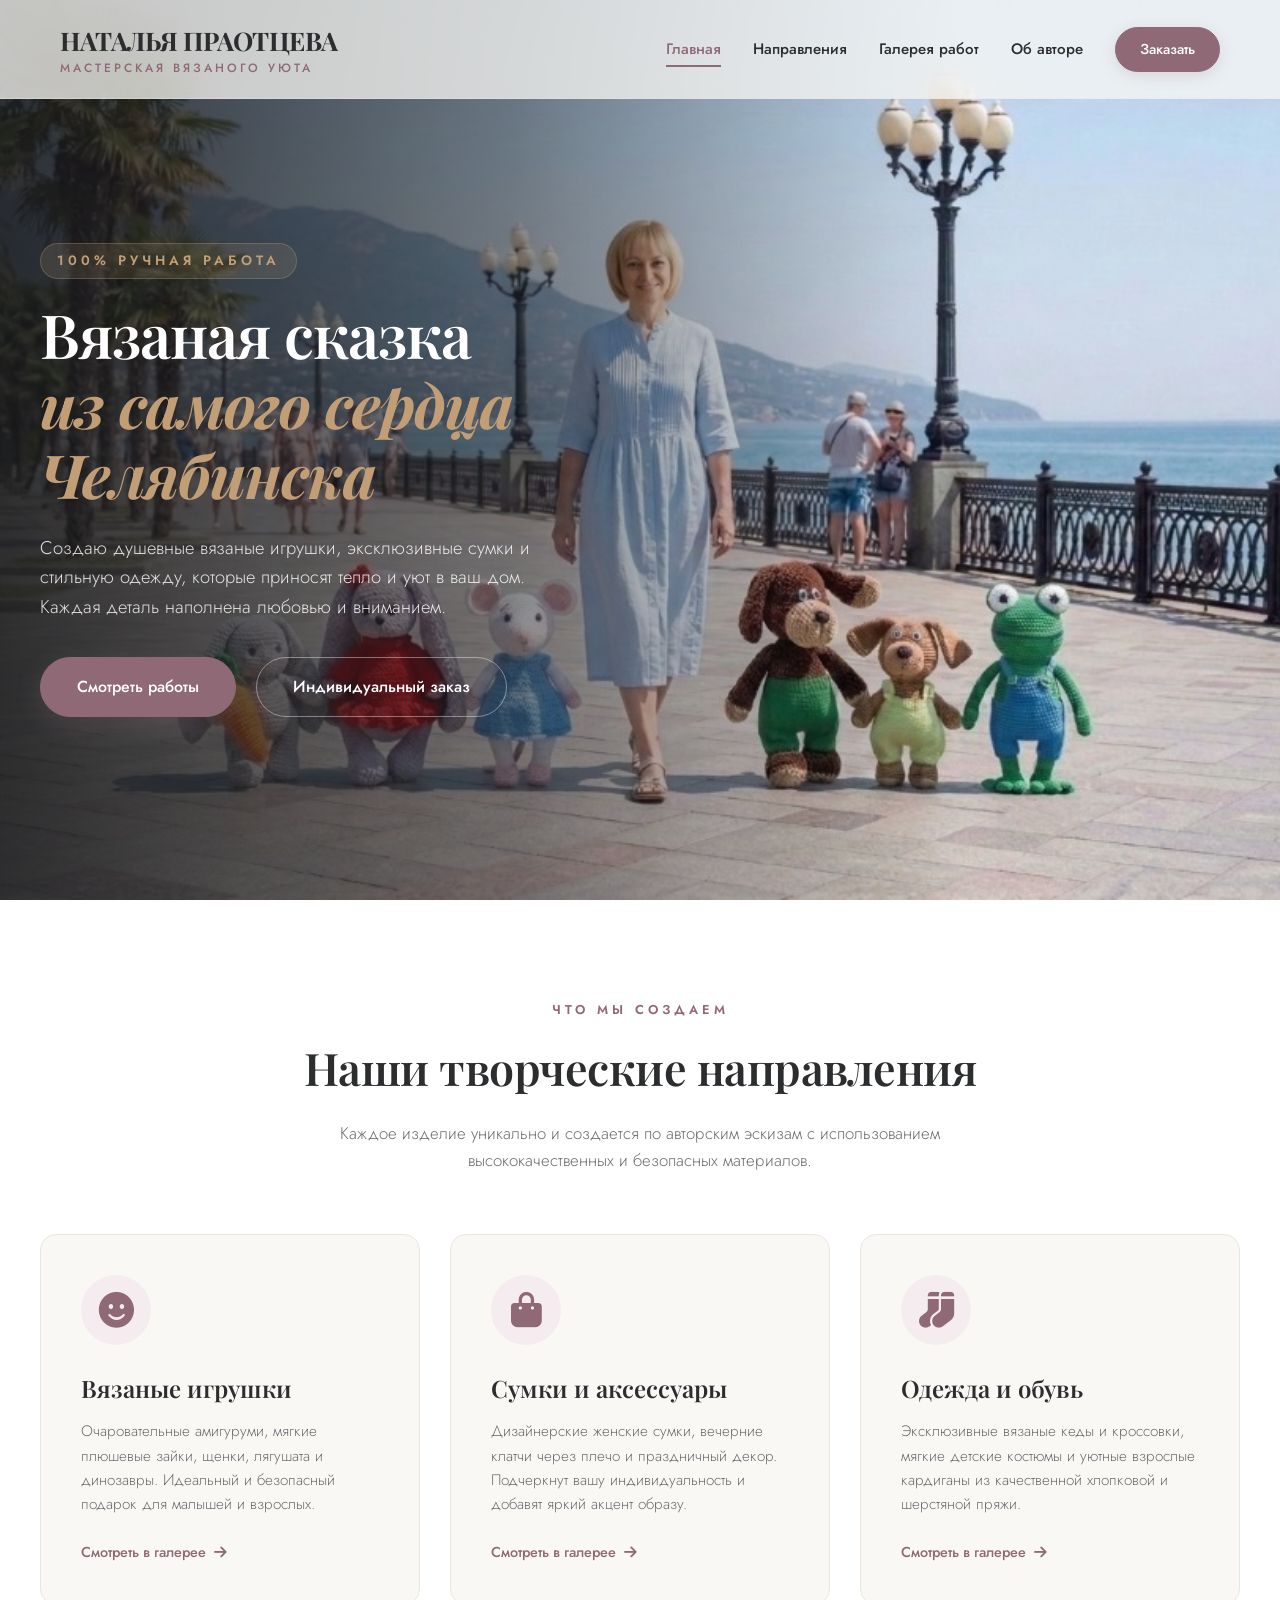
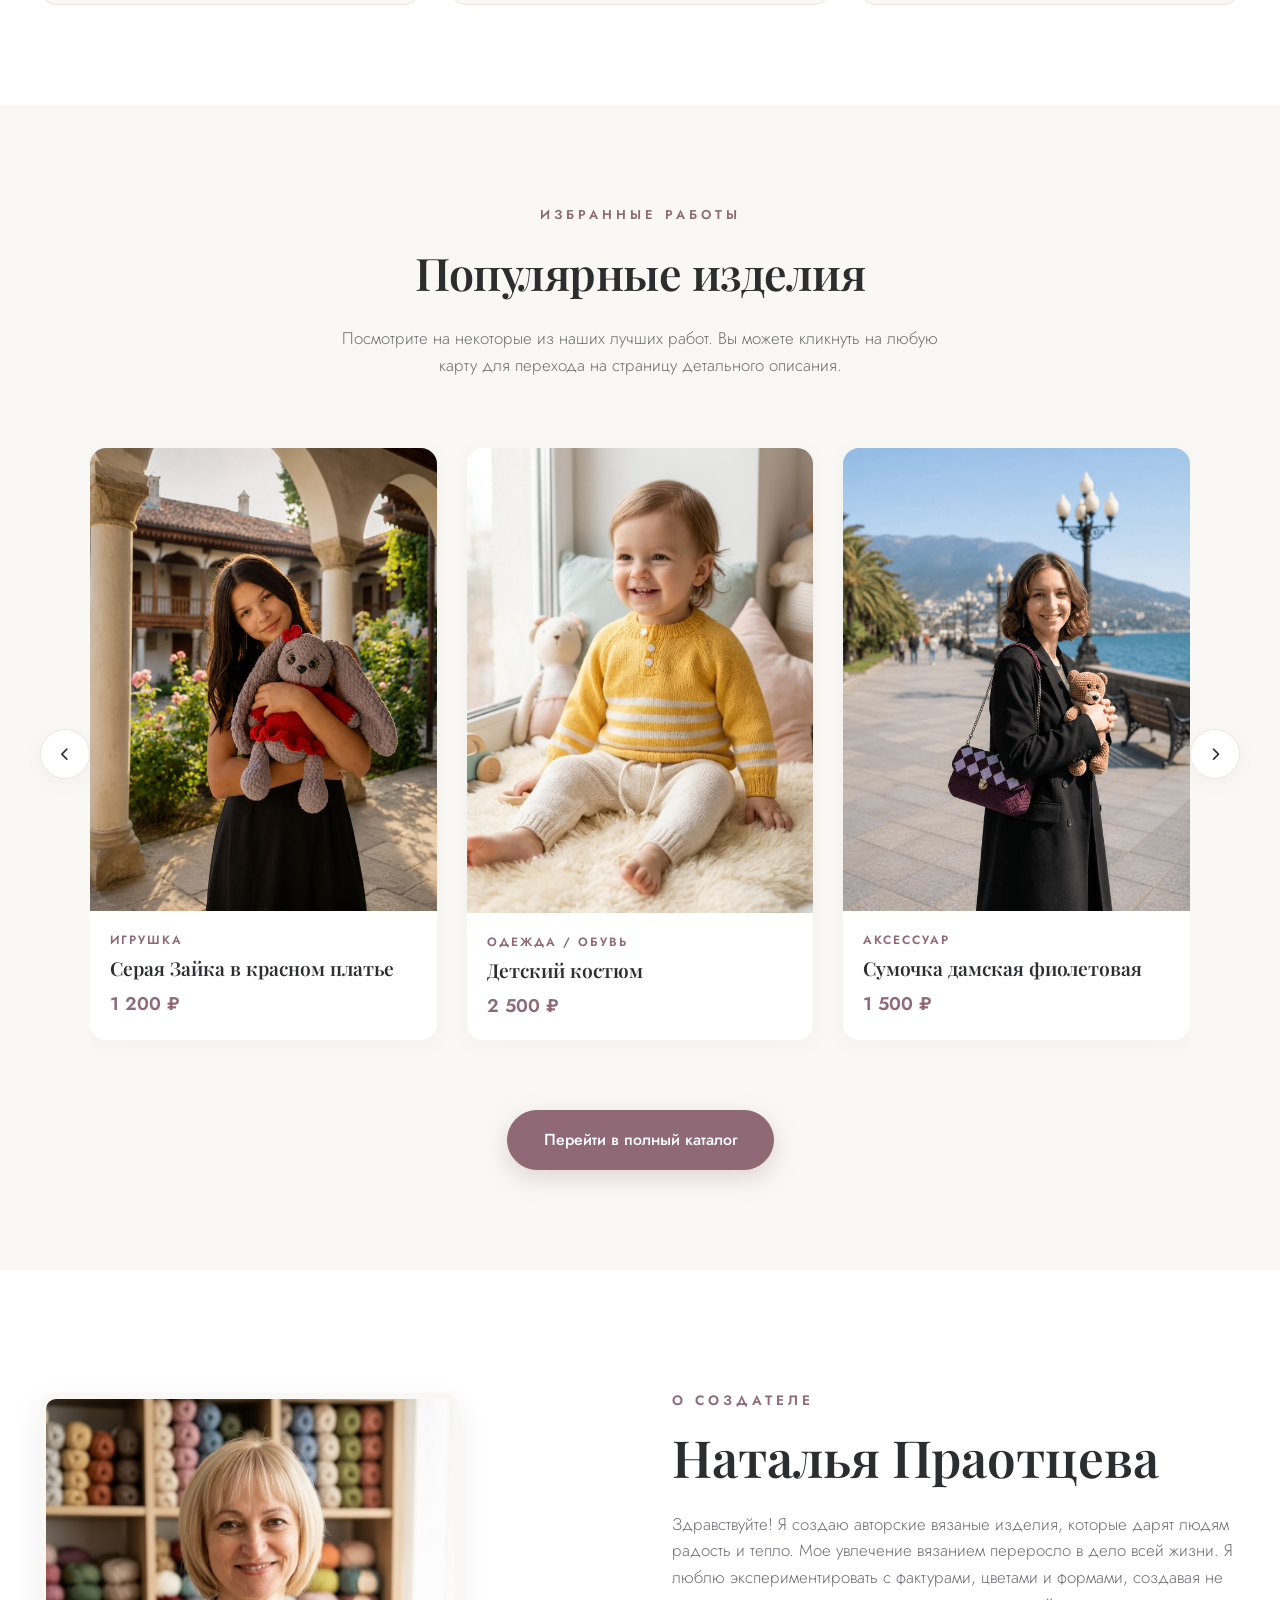
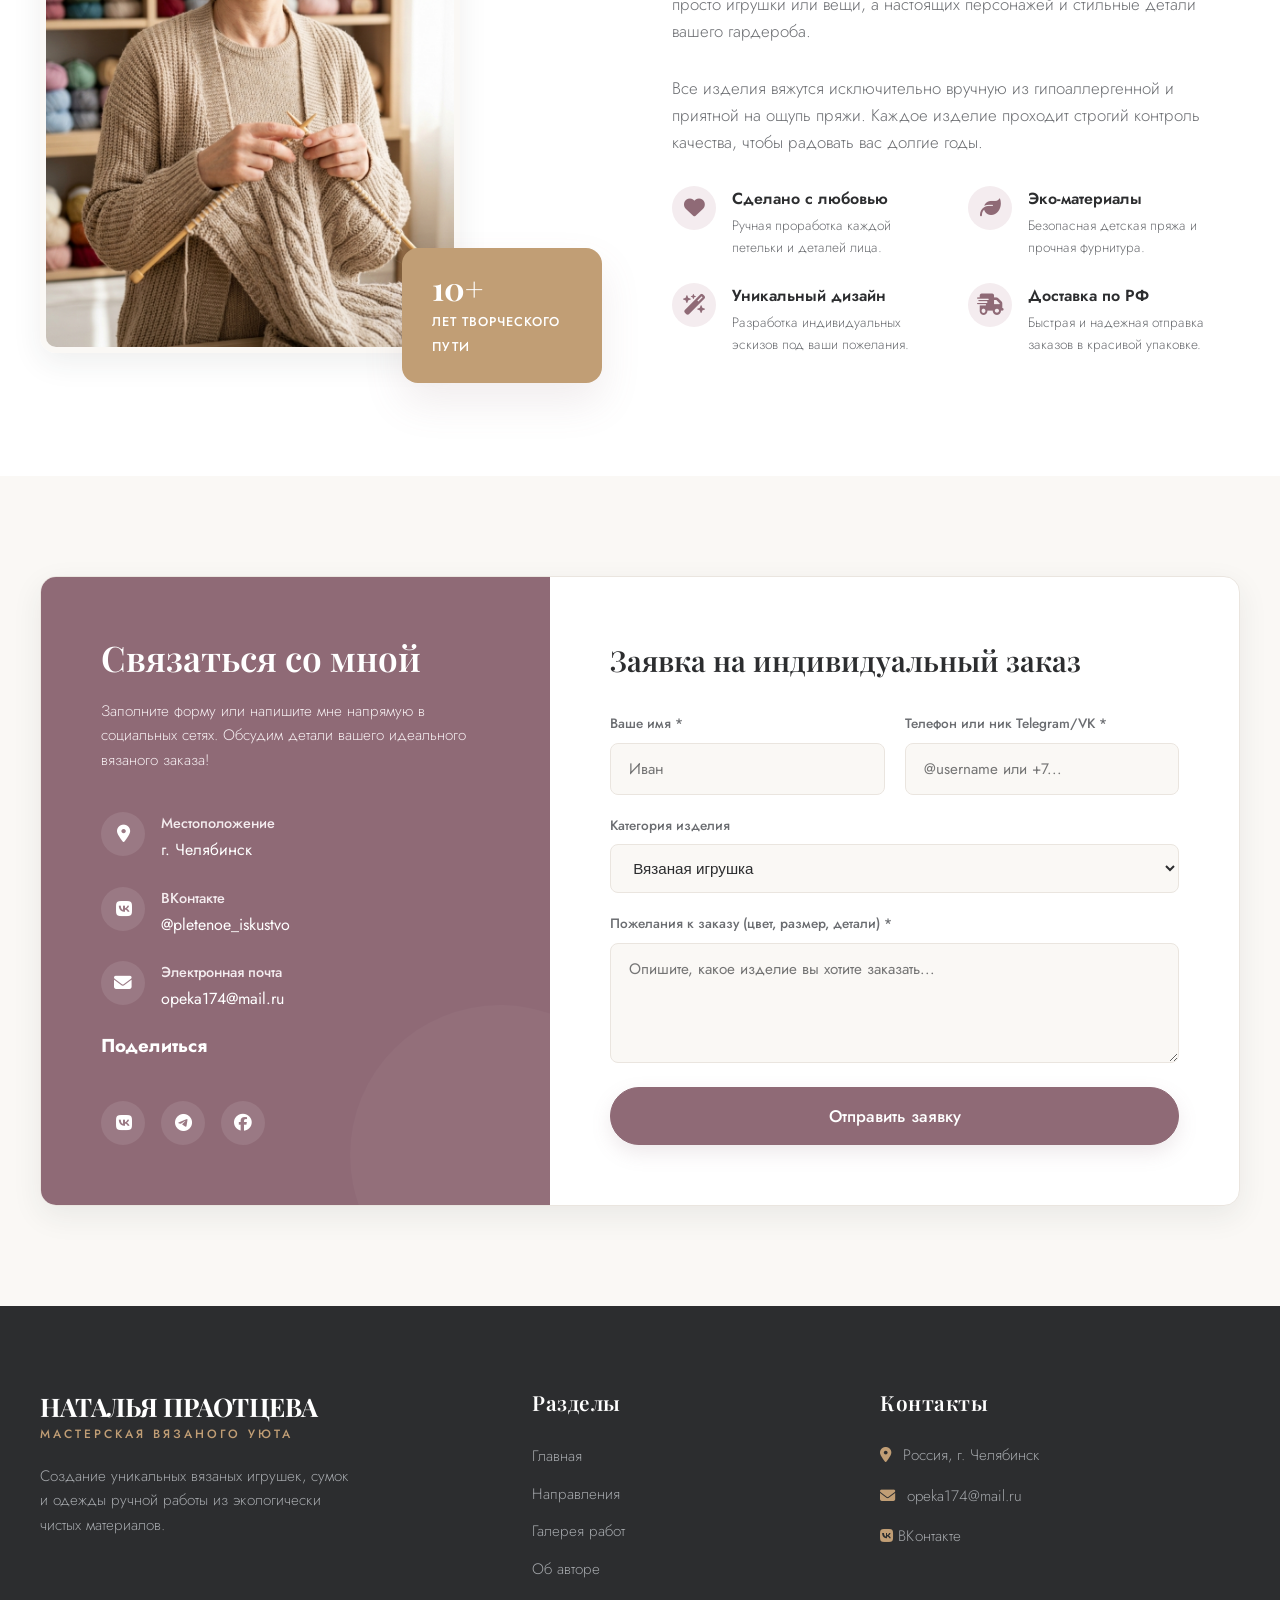
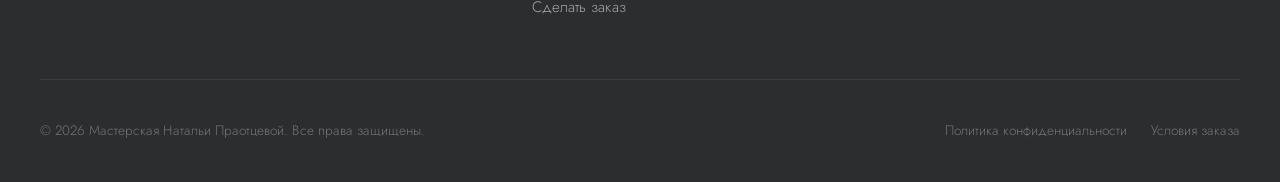
<file: index.html>
<!doctype html>
<html lang="ru">
  <head>
    <meta charset="UTF-8" />
    <meta name="viewport" content="width=device-width, initial-scale=1.0" />

    <!-- SEO Meta Tags -->
    <title>
      Вязаная сказка Натальи Праотцевой | Авторские игрушки и аксессуары ручной
      работы
    </title>
    <meta
      name="description"
      content="Уникальные вязаные игрушки амигуруми, стильные женские сумочки, дизайнерская обувь и одежда ручной работы от мастера Натальи Праотцевой. Заказ изделий с доставкой по всей России."
    />
    <meta
      name="keywords"
      content="вязание ручной работы, вязаные игрушки, амигуруми Челябинск, вязаные сумки, Наталья Праотцева, вязаные кроссовки, хендмейд Челябинск"
    />
    <meta name="author" content="Наталья Праотцева" />

    <!-- Open Graph -->
    <meta
      property="og:title"
      content="Вязаная сказка Натальи Праотцевой | Авторские изделия ручной работы"
    />
    <meta
      property="og:description"
      content="Уникальные игрушки, сумки и одежда ручной работы от Натальи Праотцевой. Закажите эксклюзивное изделие ручной вязки."
    />
    <meta
      property="og:image"
      content="assets/img/женщина_и_игрушки_на_набережной_ялты.jpg"
    />
    <meta property="og:type" content="website" />

    <!-- FontAwesome Icons -->
    <link
      rel="stylesheet"
      href="https://cdnjs.cloudflare.com/ajax/libs/font-awesome/6.4.0/css/all.min.css"
    />

    <!-- Main Stylesheet -->
    <link rel="stylesheet" href="assets/css/styles.css" />

    <!-- Netlify Identity Widget -->
    <script src="https://identity.netlify.com/v1/netlify-identity-widget.js"></script>
  </head>
  <body>
    <!-- Header & Navigation -->
    <header>
      <div class="nav-container">
        <a href="#" class="logo" id="siteLogo">
          НАТАЛЬЯ ПРАОТЦЕВА
          <span>Мастерская вязаного уюта</span>
        </a>

        <div class="menu-toggle" id="menuToggle">
          <span></span>
          <span></span>
          <span></span>
        </div>

        <nav class="nav-links" id="navLinks">
          <a href="#" class="active">Главная</a>
          <a href="#categories">Направления</a>
          <a href="gallery.html">Галерея работ</a>
          <a href="#about">Об авторе</a>
          <a href="#contact" class="btn-contact">Заказать</a>
        </nav>
      </div>
    </header>

    <!-- Hero Section -->
    <section class="hero" id="home">
      <div class="hero-container">
        <div class="hero-content">
          <span class="hero-tagline">100% Ручная работа</span>
          <h1 class="hero-title">
            Вязаная сказка<br /><span>из самого сердца Челябинска</span>
          </h1>
          <p class="hero-description">
            Создаю душевные вязаные игрушки, эксклюзивные сумки и стильную
            одежду, которые приносят тепло и уют в ваш дом. Каждая деталь
            наполнена любовью и вниманием.
          </p>
          <div class="hero-actions">
            <a href="#portfolio" class="btn-primary">Смотреть работы</a>
            <a href="#contact" class="btn-secondary">Индивидуальный заказ</a>
          </div>
        </div>
      </div>
    </section>

    <!-- Categories Section -->
    <section class="categories" id="categories">
      <div class="section-container">
        <div class="section-header">
          <span class="section-subtitle">Что мы создаем</span>
          <h2 class="section-title">Наши творческие направления</h2>
          <p class="section-desc">
            Каждое изделие уникально и создается по авторским эскизам с
            использованием высококачественных и безопасных материалов.
          </p>
        </div>

        <div class="categories-grid">
          <!-- Category Card 1 -->
          <div class="category-card">
            <div>
              <div class="category-icon">
                <i class="fa-solid fa-face-smile"></i>
              </div>
              <h3 class="category-title">Вязаные игрушки</h3>
              <p class="category-desc">
                Очаровательные амигуруми, мягкие плюшевые зайки, щенки, лягушата
                и динозавры. Идеальный и безопасный подарок для малышей и
                взрослых.
              </p>
            </div>
            <a href="#portfolio" class="category-link"
              >Смотреть в галерее <i class="fa-solid fa-arrow-right"></i
            ></a>
          </div>

          <!-- Category Card 2 -->
          <div class="category-card">
            <div>
              <div class="category-icon">
                <i class="fa-solid fa-bag-shopping"></i>
              </div>
              <h3 class="category-title">Сумки и аксессуары</h3>
              <p class="category-desc">
                Дизайнерские женские сумки, вечерние клатчи через плечо и
                праздничный декор. Подчеркнут вашу индивидуальность и добавят
                яркий акцент образу.
              </p>
            </div>
            <a href="gallery.html" class="category-link"
              >Смотреть в галерее <i class="fa-solid fa-arrow-right"></i
            ></a>
          </div>

          <!-- Category Card 3 -->
          <div class="category-card">
            <div>
              <div class="category-icon">
                <i class="fa-solid fa-socks"></i>
              </div>
              <h3 class="category-title">Одежда и обувь</h3>
              <p class="category-desc">
                Эксклюзивные вязаные кеды и кроссовки, мягкие детские костюмы и
                уютные взрослые кардиганы из качественной хлопковой и шерстяной
                пряжи.
              </p>
            </div>
            <a href="gallery.html" class="category-link"
              >Смотреть в галерее <i class="fa-solid fa-arrow-right"></i
            ></a>
          </div>
        </div>
      </div>
    </section>

    <!-- Featured Products Slider Section -->
    <section class="portfolio" id="portfolio">
      <div class="section-container">
        <div class="section-header">
          <span class="section-subtitle">Избранные работы</span>
          <h2 class="section-title">Популярные изделия</h2>
          <p class="section-desc">
            Посмотрите на некоторые из наших лучших работ. Вы можете кликнуть на
            любую карту для перехода на страницу детального описания.
          </p>
        </div>

        <!-- Slider/Carousel Container -->
        <div class="slider-wrapper">
          <button
            class="slider-arrow slider-prev"
            id="sliderPrev"
            aria-label="Назад"
          >
            <i class="fa-solid fa-chevron-left"></i>
          </button>
          <div class="slider-container" id="sliderContainer">
            <div class="slider-track" id="sliderTrack">
              <!-- RENDERED DYNAMICALLY VIA JAVASCRIPT -->
            </div>
          </div>
          <button
            class="slider-arrow slider-next"
            id="sliderNext"
            aria-label="Вперед"
          >
            <i class="fa-solid fa-chevron-right"></i>
          </button>
        </div>

        <div style="text-align: center; margin-top: 40px">
          <a href="gallery.html" class="btn-primary"
            >Перейти в полный каталог</a
          >
        </div>
      </div>
    </section>

    <!-- About Section -->
    <section class="about" id="about">
      <div class="section-container">
        <div class="about-container">
          <div class="about-visual">
            <div class="author-photo-wrapper">
              <img
                src="assets/img/natalia_portrait.jpg"
                alt="Наталья Праотцева - мастер художественного вязания"
              />
            </div>
            <div class="about-badge">
              <span class="about-badge-number">10+</span>
              <span class="about-badge-text">Лет творческого пути</span>
            </div>
          </div>

          <div class="about-content">
            <span class="about-subtitle">О создателе</span>
            <h2 class="about-title">Наталья Праотцева</h2>
            <p class="about-text">
              Здравствуйте! Я создаю авторские вязаные изделия, которые дарят
              людям радость и тепло. Мое увлечение вязанием переросло в дело
              всей жизни. Я люблю экспериментировать с фактурами, цветами и
              формами, создавая не просто игрушки или вещи, а настоящих
              персонажей и стильные детали вашего гардероба.
            </p>
            <p class="about-text">
              Все изделия вяжутся исключительно вручную из гипоаллергенной и
              приятной на ощупь пряжи. Каждое изделие проходит строгий контроль
              качества, чтобы радовать вас долгие годы.
            </p>

            <div class="about-features">
              <div class="about-feature-item">
                <div class="about-feature-icon">
                  <i class="fa-solid fa-heart"></i>
                </div>
                <div>
                  <h4 class="about-feature-title">Сделано с любовью</h4>
                  <p class="about-feature-desc">
                    Ручная проработка каждой петельки и деталей лица.
                  </p>
                </div>
              </div>

              <div class="about-feature-item">
                <div class="about-feature-icon">
                  <i class="fa-solid fa-leaf"></i>
                </div>
                <div>
                  <h4 class="about-feature-title">Эко-материалы</h4>
                  <p class="about-feature-desc">
                    Безопасная детская пряжа и прочная фурнитура.
                  </p>
                </div>
              </div>

              <div class="about-feature-item">
                <div class="about-feature-icon">
                  <i class="fa-solid fa-wand-magic-sparkles"></i>
                </div>
                <div>
                  <h4 class="about-feature-title">Уникальный дизайн</h4>
                  <p class="about-feature-desc">
                    Разработка индивидуальных эскизов под ваши пожелания.
                  </p>
                </div>
              </div>

              <div class="about-feature-item">
                <div class="about-feature-icon">
                  <i class="fa-solid fa-truck-fast"></i>
                </div>
                <div>
                  <h4 class="about-feature-title">Доставка по РФ</h4>
                  <p class="about-feature-desc">
                    Быстрая и надежная отправка заказов в красивой упаковке.
                  </p>
                </div>
              </div>
            </div>
          </div>
        </div>
      </div>
    </section>

    <!-- Contact & Order Section -->
    <section class="contact" id="contact">
      <div class="section-container">
        <div class="contact-container">
          <!-- Contact Sidebar Info -->
          <div class="contact-info">
            <div>
              <h2 class="contact-info-title">Связаться со мной</h2>
              <p class="contact-info-desc">
                Заполните форму или напишите мне напрямую в социальных сетях.
                Обсудим детали вашего идеального вязаного заказа!
              </p>

              <div class="contact-details">
                <div class="contact-detail-item">
                  <div class="contact-detail-icon">
                    <i class="fa-solid fa-location-dot"></i>
                  </div>
                  <div class="contact-detail-content">
                    <h4>Местоположение</h4>
                    <p>г. Челябинск</p>
                  </div>
                </div>

                <div class="contact-detail-item">
                  <div class="contact-detail-icon">
                    <i class="fa-brands fa-vk"></i>
                  </div>
                  <div class="contact-detail-content">
                    <h4>ВКонтакте</h4>
                    <p>@pletenoe_iskustvo</p>
                  </div>
                </div>

                <div class="contact-detail-item">
                  <div class="contact-detail-icon">
                    <i class="fa-solid fa-envelope"></i>
                  </div>
                  <div class="contact-detail-content">
                    <h4>Электронная почта</h4>
                    <p>opeka174@mail.ru</p>
                  </div>
                </div>
              </div>
            </div>

            <div>
              <h3>Поделиться</h3>
              <div class="social-links">
                <a
                  href="https://vk.com/share.php?url=https://knitted-nataly.netlify.app"
                  target="_blank"
                  class="social-btn"
                  aria-label="ВКонтакте"
                  ><i class="fa-brands fa-vk"></i
                ></a>
                <a
                  href="https://t.me/share/url?url=https://knitted-nataly.netlify.app"
                  target="_blank"
                  class="social-btn"
                  aria-label="Telegram"
                  ><i class="fa-brands fa-telegram"></i
                ></a>
                <a
                  href="https://www.facebook.com/sharer/sharer.php?u=https://knitted-nataly.netlify.app"
                  target="_blank"
                  class="social-btn"
                  aria-label="Facebook"
                  title="Магазин Вязаного Счастья"
                  ><i class="fa-brands fa-facebook"></i
                ></a>
              </div>
            </div>
          </div>

          <!-- Contact Form Wrapper -->
          <div class="contact-form-wrapper">
            <h3 class="form-title">Заявка на индивидуальный заказ</h3>
            <form
              id="orderForm"
              name="contact-homepage"
              method="POST"
              data-netlify="true"
            >
              <div class="form-grid">
                <div class="form-group">
                  <label for="formName">Ваше имя *</label>
                  <input
                    type="text"
                    id="formName"
                    name="name"
                    class="form-control"
                    placeholder="Иван"
                    required
                  />
                </div>
                <div class="form-group">
                  <label for="formContact">Телефон или ник Telegram/VK *</label>
                  <input
                    type="text"
                    id="formContact"
                    name="contact"
                    class="form-control"
                    placeholder="@username или +7..."
                    required
                  />
                </div>
                <div class="form-group full-width">
                  <label for="formCategory">Категория изделия</label>
                  <select
                    id="formCategory"
                    name="category"
                    class="form-control"
                  >
                    <option value="toys">Вязаная игрушка</option>
                    <option value="accessories">Сумка или аксессуар</option>
                    <option value="clothes_shoes">Одежда или обувь</option>
                    <option value="other">
                      Другое (индивидуальный проект)
                    </option>
                  </select>
                </div>
                <div class="form-group full-width">
                  <label for="formMessage"
                    >Пожелания к заказу (цвет, размер, детали) *</label
                  >
                  <textarea
                    id="formMessage"
                    name="message"
                    class="form-control"
                    placeholder="Опишите, какое изделие вы хотите заказать..."
                    required
                  ></textarea>
                </div>
              </div>

              <button type="submit" class="btn-submit">Отправить заявку</button>
              <div class="form-status" id="formStatus"></div>
            </form>
          </div>
        </div>
      </div>
    </section>

    <!-- Footer -->
    <footer>
      <div class="footer-container">
        <div class="footer-brand">
          <a href="#" class="logo">
            НАТАЛЬЯ ПРАОТЦЕВА
            <span>Мастерская вязаного уюта</span>
          </a>
          <p>
            Создание уникальных вязаных игрушек, сумок и одежды ручной работы из
            экологически чистых материалов.
          </p>
        </div>

        <div class="footer-links">
          <h3>Разделы</h3>
          <ul>
            <li><a href="index.html">Главная</a></li>
            <li><a href="index.html#categories">Направления</a></li>
            <li><a href="gallery.html">Галерея работ</a></li>
            <li><a href="index.html#about">Об авторе</a></li>
            <li><a href="index.html#contact">Сделать заказ</a></li>
          </ul>
        </div>

        <div class="footer-contact">
          <h3>Контакты</h3>
          <p><i class="fa-solid fa-location-dot"></i> Россия, г. Челябинск</p>
          <p><i class="fa-solid fa-envelope"></i> opeka174@mail.ru</p>
          <p>
            <a
              href="https://vk.ru/pletenoe_iskustvo"
              target="_blank"
              rel="nofollow noopener"
            >
              <i class="fa-brands fa-vk"></i> ВКонтакте
            </a>
          </p>
        </div>
      </div>

      <div class="footer-bottom">
        <p>&copy; 2026 Мастерская Натальи Праотцевой. Все права защищены.</p>
        <div class="footer-bottom-links">
          <a href="#">Политика конфиденциальности</a>
          <a href="#">Условия заказа</a>
        </div>
      </div>
    </footer>

    <!-- Main JavaScript File -->
    <script src="assets/js/script.js"></script>

    <!-- Netlify Identity Redirect Script -->
    <script>
      if (window.netlifyIdentity) {
        window.netlifyIdentity.on("init", (user) => {
          if (!user) {
            window.netlifyIdentity.on("login", () => {
              document.location.href = "/admin/";
            });
          }
        });
      }
    </script>
  </body>
</html>
</file>
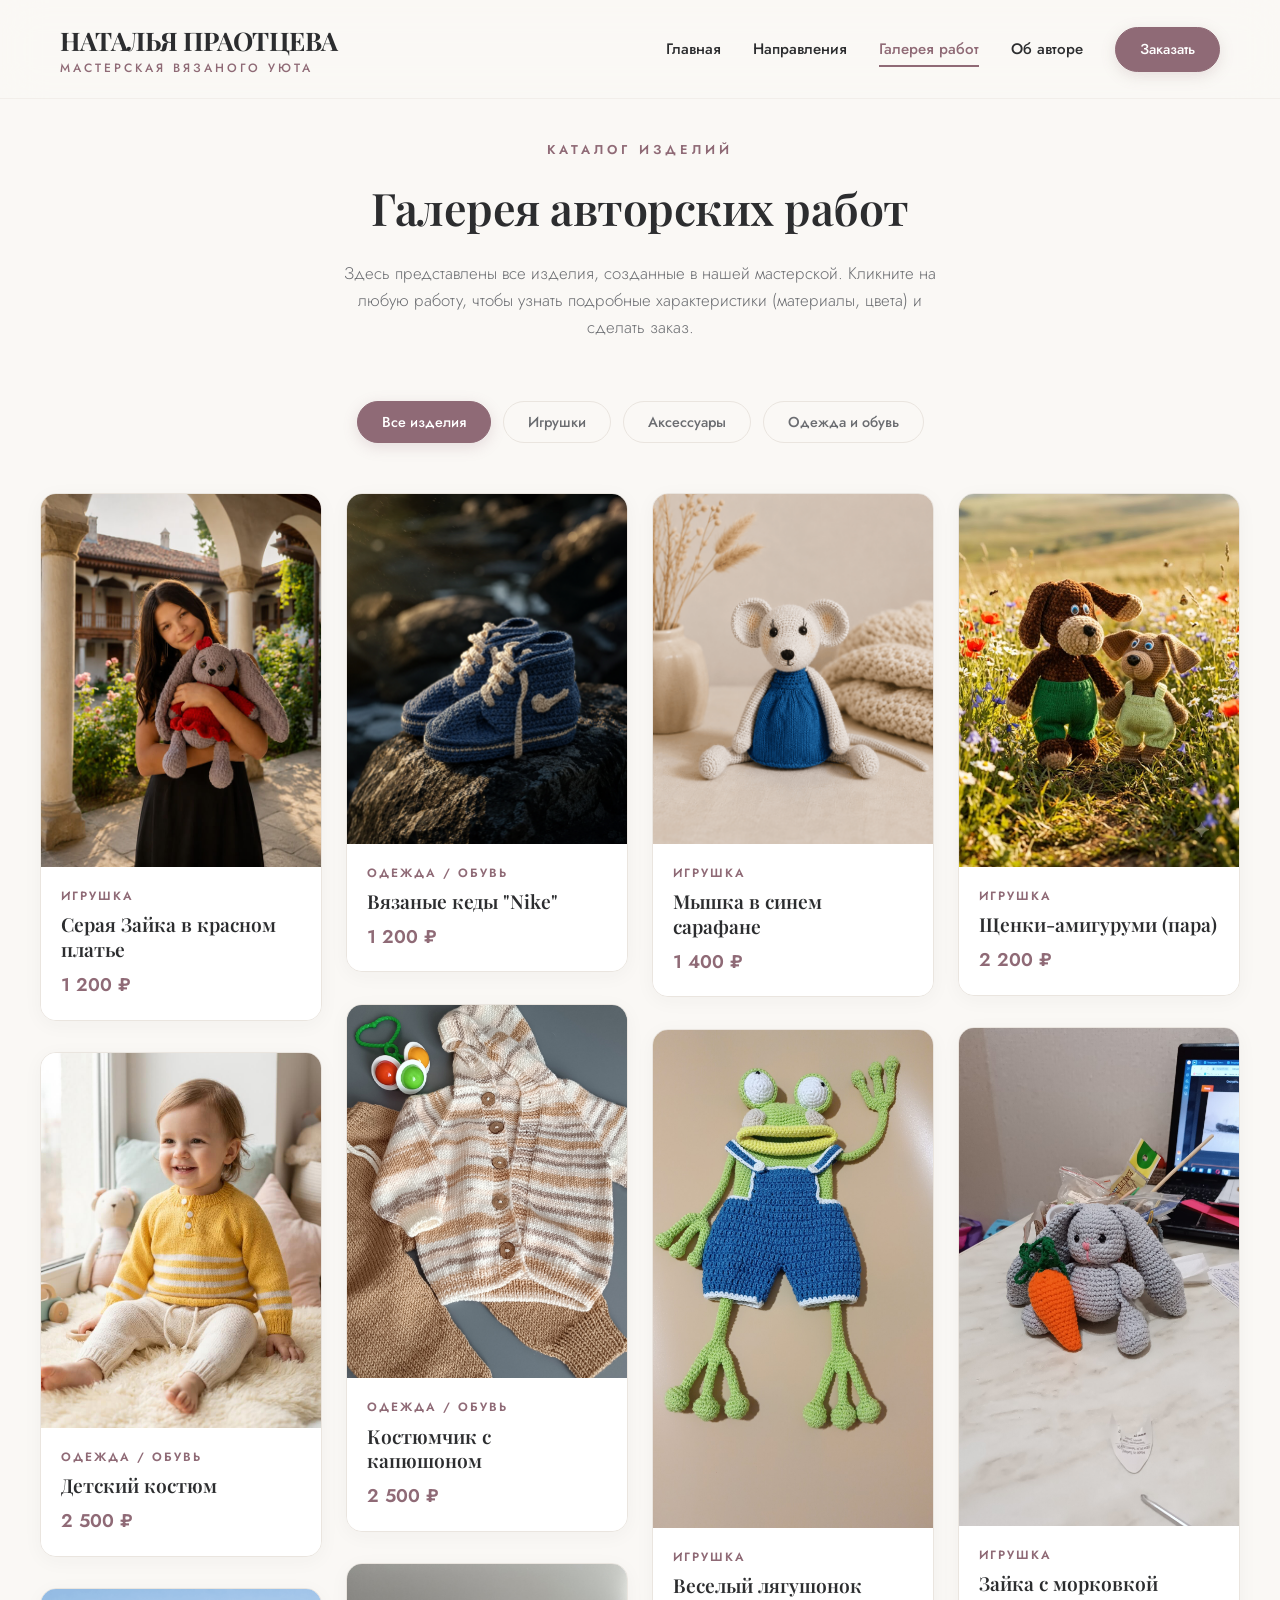
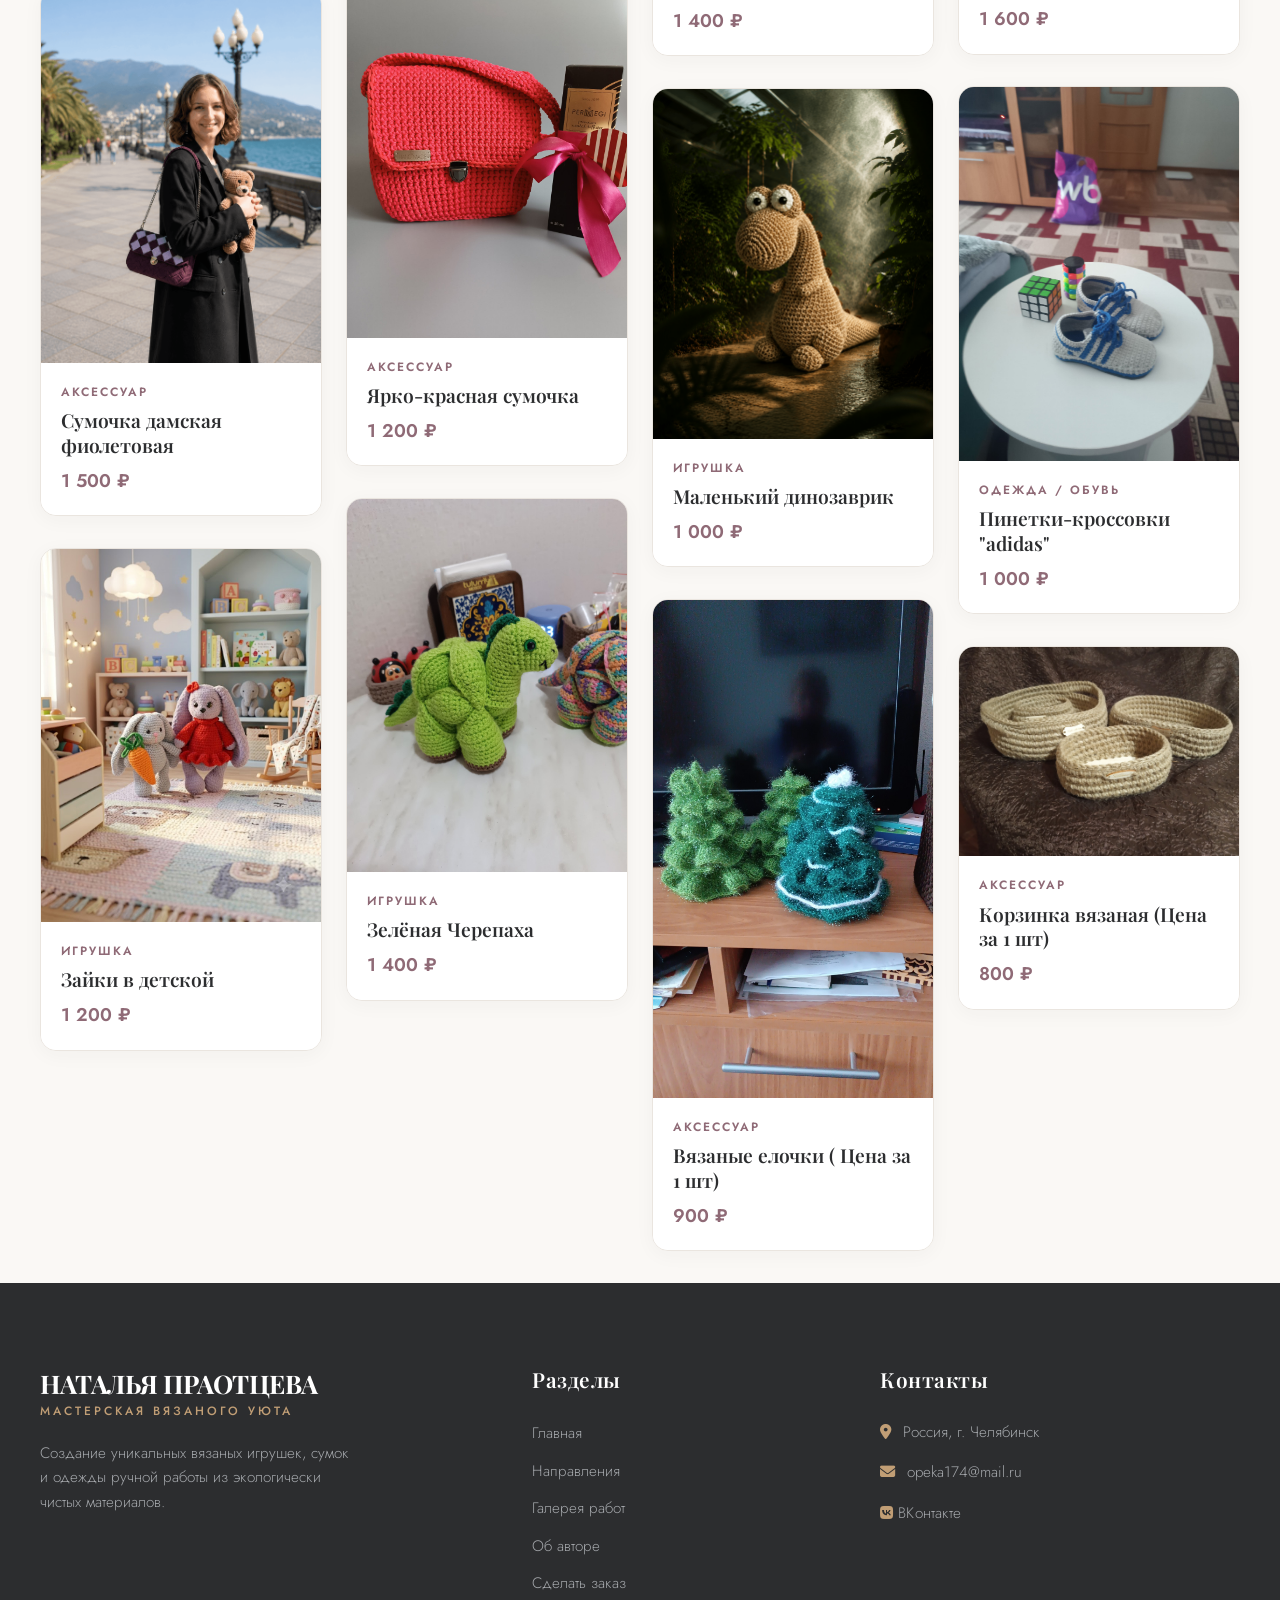
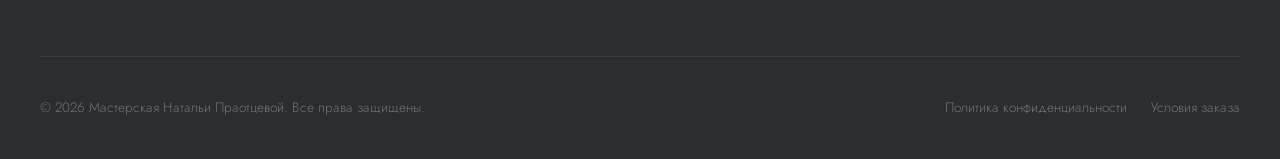
<file: gallery.html>
<!doctype html>
<html lang="ru">
  <head>
    <meta charset="UTF-8" />
    <meta name="viewport" content="width=device-width, initial-scale=1.0" />

    <!-- SEO Meta Tags -->
    <title>
      Галерея работ Натальи Праотцевой | Вязаные игрушки и одежда ручной работы
    </title>
    <meta
      name="description"
      content="Полный каталог вязаных изделий Натальи Праотцевой. Игрушки амигуруми, дизайнерские сумочки и вязаная обувь с ценами и возможностью заказа."
    />
    <meta
      name="keywords"
      content="вязание ручной работы, каталог игрушек, амигуруми Челябинск, вязаные сумки цены, купить вязаную одежду"
    />
    <meta name="author" content="Наталья Праотцева" />

    <!-- Open Graph -->
    <meta
      property="og:title"
      content="Каталог вязаных изделий Натальи Праотцевой | Ручная работа"
    />
    <meta
      property="og:description"
      content="Посмотрите все работы ручной вязки: игрушки, сумки, кардиганы и обувь. Узнайте цены и закажите индивидуальный дизайн."
    />
    <meta
      property="og:image"
      content="assets/img/женщина_и_игрушки_на_набережной_ялты.jpg"
    />
    <meta property="og:type" content="website" />

    <!-- FontAwesome Icons -->
    <link
      rel="stylesheet"
      href="https://cdnjs.cloudflare.com/ajax/libs/font-awesome/6.4.0/css/all.min.css"
    />

    <!-- Main Stylesheet -->
    <link rel="stylesheet" href="assets/css/styles.css" />
  </head>
  <body>
    <!-- Header & Navigation -->
    <header>
      <div class="nav-container">
        <a href="index.html" class="logo" id="siteLogo">
          НАТАЛЬЯ ПРАОТЦЕВА
          <span>Мастерская вязаного уюта</span>
        </a>

        <div class="menu-toggle" id="menuToggle">
          <span></span>
          <span></span>
          <span></span>
        </div>

        <nav class="nav-links" id="navLinks">
          <a href="index.html">Главная</a>
          <a href="index.html#categories">Направления</a>
          <a href="#" class="active">Галерея работ</a>
          <a href="index.html#about">Об авторе</a>
          <a href="index.html#contact" class="btn-contact">Заказать</a>
        </nav>
      </div>
    </header>

    <!-- Portfolio Section -->
    <section
      class="portfolio-page"
      id="portfolioPage"
      style="padding-top: 140px; min-height: 80vh"
    >
      <div class="section-container">
        <div class="section-header">
          <span class="section-subtitle">Каталог изделий</span>
          <h1 class="section-title">Галерея авторских работ</h1>
          <p class="section-desc">
            Здесь представлены все изделия, созданные в нашей мастерской.
            Кликните на любую работу, чтобы узнать подробные характеристики
            (материалы, цвета) и сделать заказ.
          </p>
        </div>

        <!-- Filter Controls -->
        <div class="filter-controls">
          <button class="filter-btn active" data-filter="all">
            Все изделия
          </button>
          <button class="filter-btn" data-filter="toys">Игрушки</button>
          <button class="filter-btn" data-filter="accessories">
            Аксессуары
          </button>
          <button class="filter-btn" data-filter="clothes_shoes">
            Одежда и обувь
          </button>
        </div>

        <!-- Gallery Grid -->
        <div class="gallery-grid" id="galleryGrid">
          <!-- RENDERED DYNAMICALLY VIA JAVASCRIPT -->
        </div>
      </div>
    </section>

    <!-- Footer -->
    <footer>
      <div class="footer-container">
        <div class="footer-brand">
          <a href="index.html" class="logo">
            НАТАЛЬЯ ПРАОТЦЕВА
            <span>Мастерская вязаного уюта</span>
          </a>
          <p>
            Создание уникальных вязаных игрушек, сумок и одежды ручной работы из
            экологически чистых материалов.
          </p>
        </div>

        <div class="footer-links">
          <h3>Разделы</h3>
          <ul>
            <li><a href="index.html">Главная</a></li>
            <li><a href="index.html#categories">Направления</a></li>
            <li><a href="#">Галерея работ</a></li>
            <li><a href="index.html#about">Об авторе</a></li>
            <li><a href="index.html#contact">Сделать заказ</a></li>
          </ul>
        </div>

        <div class="footer-contact">
          <h3>Контакты</h3>
          <p><i class="fa-solid fa-location-dot"></i> Россия, г. Челябинск</p>
          <p><i class="fa-solid fa-envelope"></i> opeka174@mail.ru</p>
          <p>
            <a
              href="https://vk.ru/pletenoe_iskustvo"
              target="_blank"
              rel="nofollow noopener"
            >
              <i class="fa-brands fa-vk"></i> ВКонтакте
            </a>
          </p>
        </div>
      </div>

      <div class="footer-bottom">
        <p>&copy; 2026 Мастерская Натальи Праотцевой. Все права защищены.</p>
        <div class="footer-bottom-links">
          <a href="#">Политика конфиденциальности</a>
          <a href="#">Условия заказа</a>
        </div>
      </div>
    </footer>

    <!-- Main JavaScript File -->
    <script src="assets/js/script.js"></script>
  </body>
</html>
</file>
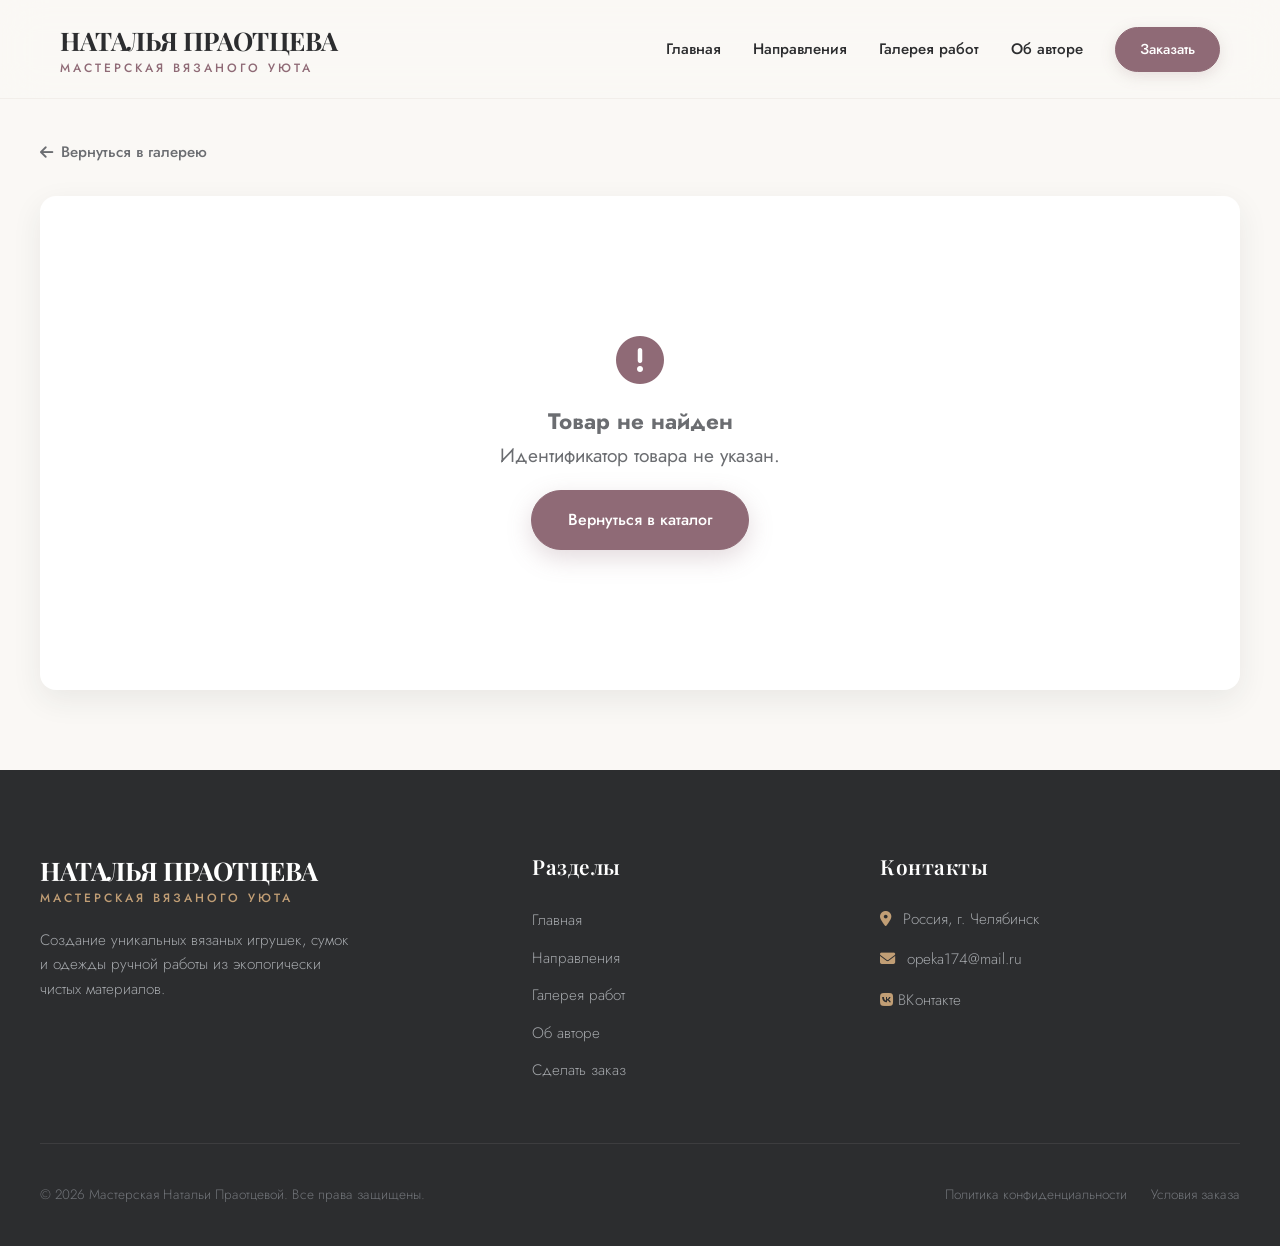
<file: product.html>
<!doctype html>
<html lang="ru">
  <head>
    <meta charset="UTF-8" />
    <meta name="viewport" content="width=device-width, initial-scale=1.0" />

    <!-- SEO Meta Tags -->
    <title>Загрузка товара... | Мастерская Натальи Праотцевой</title>
    <meta
      name="description"
      content="Подробное описание изделия, используемые материалы, доступные цвета и заказ ручной работы."
    />

    <!-- FontAwesome Icons -->
    <link
      rel="stylesheet"
      href="https://cdnjs.cloudflare.com/ajax/libs/font-awesome/6.4.0/css/all.min.css"
    />

    <!-- Main Stylesheet -->
    <link rel="stylesheet" href="assets/css/styles.css" />
  </head>
  <body>
    <!-- Header & Navigation -->
    <header>
      <div class="nav-container">
        <a href="index.html" class="logo" id="siteLogo">
          НАТАЛЬЯ ПРАОТЦЕВА
          <span>Мастерская вязаного уюта</span>
        </a>

        <div class="menu-toggle" id="menuToggle">
          <span></span>
          <span></span>
          <span></span>
        </div>

        <nav class="nav-links" id="navLinks">
          <a href="index.html">Главная</a>
          <a href="index.html#categories">Направления</a>
          <a href="gallery.html">Галерея работ</a>
          <a href="index.html#about">Об авторе</a>
          <a href="index.html#contact" class="btn-contact">Заказать</a>
        </nav>
      </div>
    </header>

    <!-- Product Detail Section -->
    <section
      class="product-detail-section"
      style="padding-top: 140px; min-height: 80vh; padding-bottom: 80px"
    >
      <div class="section-container">
        <!-- Breadcrumbs -->
        <div class="breadcrumbs">
          <a href="gallery.html"
            ><i class="fa-solid fa-arrow-left"></i> Вернуться в галерею</a
          >
        </div>

        <!-- Hidden form for Netlify Forms parser to detect dynamic submission -->
        <form name="product-order" data-netlify="true" hidden>
          <input type="text" name="name" />
          <input type="text" name="contact" />
          <textarea name="message"></textarea>
        </form>

        <div class="product-detail-container" id="productDetailContainer">
          <!-- RENDERED DYNAMICALLY VIA JAVASCRIPT -->
          <div class="product-loading">
            <i class="fa-solid fa-spinner fa-spin"></i> Загрузка деталей
            товара...
          </div>
        </div>
      </div>
    </section>

    <!-- Footer -->
    <footer>
      <div class="footer-container">
        <div class="footer-brand">
          <a href="index.html" class="logo">
            НАТАЛЬЯ ПРАОТЦЕВА
            <span>Мастерская вязаного уюта</span>
          </a>
          <p>
            Создание уникальных вязаных игрушек, сумок и одежды ручной работы из
            экологически чистых материалов.
          </p>
        </div>

        <div class="footer-links">
          <h3>Разделы</h3>
          <ul>
            <li><a href="index.html">Главная</a></li>
            <li><a href="index.html#categories">Направления</a></li>
            <li><a href="gallery.html">Галерея работ</a></li>
            <li><a href="index.html#about">Об авторе</a></li>
            <li><a href="index.html#contact">Сделать заказ</a></li>
          </ul>
        </div>

        <div class="footer-contact">
          <h3>Контакты</h3>
          <p><i class="fa-solid fa-location-dot"></i> Россия, г. Челябинск</p>
          <p><i class="fa-solid fa-envelope"></i> opeka174@mail.ru</p>
          <p>
            <a
              href="https://vk.ru/pletenoe_iskustvo"
              target="_blank"
              rel="nofollow noopener"
            >
              <i class="fa-brands fa-vk"></i> ВКонтакте
            </a>
          </p>
        </div>
      </div>

      <div class="footer-bottom">
        <p>&copy; 2026 Мастерская Натальи Праотцевой. Все права защищены.</p>
        <div class="footer-bottom-links">
          <a href="#">Политика конфиденциальности</a>
          <a href="#">Условия заказа</a>
        </div>
      </div>
    </footer>

    <!-- Lightbox Modal for Image Enlargement -->
    <div class="lightbox" id="productLightbox">
      <div class="lightbox-content">
        <button class="lightbox-close" id="lightboxClose" aria-label="Закрыть">
          <i class="fa-solid fa-xmark"></i>
        </button>
        <button
          class="lightbox-arrow lightbox-prev"
          id="lightboxPrev"
          aria-label="Назад"
        >
          <i class="fa-solid fa-chevron-left"></i>
        </button>

        <div class="lightbox-slider-container">
          <div class="lightbox-slider-track" id="lightboxSliderTrack">
            <!-- RENDERED DYNAMICALLY VIA JAVASCRIPT -->
          </div>
        </div>
        <div class="lightbox-caption">
          <h3 class="lightbox-title" id="lightboxTitle">Название работы</h3>
        </div>

        <button
          class="lightbox-arrow lightbox-next"
          id="lightboxNext"
          aria-label="Вперед"
        >
          <i class="fa-solid fa-chevron-right"></i>
        </button>
      </div>
    </div>

    <!-- Main JavaScript File -->
    <script src="assets/js/script.js"></script>
  </body>
</html>
</file>
<file: assets/css/styles.css>
/* Custom Google Fonts */
@import url('https://fonts.googleapis.com/css2?family=Jost:wght@300;400;500;600;700&family=Playfair+Display:ital,wght@0,400;0,600;0,700;1,400&display=swap');

/* Color variables and Design Tokens */
:root {
  --bg-color: #FAF8F5;
  --bg-card: #ffffff;
  --text-main: #2C2D2F;
  --text-muted: #6B6D71;
  --accent-rose: #8F6A76;
  --accent-rose-light: #F4ECEF;
  --accent-gold: #C19E75;
  --accent-gold-light: #F7F2EB;
  --border-color: #EAE5DF;
  --transition-smooth: all 0.4s cubic-bezier(0.16, 1, 0.3, 1);
  --shadow-subtle: 0 4px 20px rgba(44, 45, 47, 0.04);
  --shadow-medium: 0 10px 30px rgba(44, 45, 47, 0.08);
  --shadow-hover: 0 20px 40px rgba(143, 106, 118, 0.12);
  --font-heading: 'Playfair Display', serif;
  --font-body: 'Jost', sans-serif;
  --border-radius: 16px;
  --border-radius-sm: 8px;
}

/* Base Styles */
* {
  box-sizing: border-box;
  margin: 0;
  padding: 0;
}

html {
  scroll-behavior: smooth;
}

body {
  font-family: var(--font-body);
  background-color: var(--bg-color);
  color: var(--text-main);
  line-height: 1.6;
  overflow-x: hidden;
  -webkit-font-smoothing: antialiased;
}

a {
  text-decoration: none;
  color: inherit;
  transition: var(--transition-smooth);
}

button, input, textarea {
  font-family: inherit;
  outline: none;
}

ul {
  list-style: none;
}

/* Glassmorphic Navbar */
header {
  position: fixed;
  top: 0;
  left: 0;
  width: 100%;
  z-index: 1000;
  background: rgba(250, 248, 245, 0.75);
  backdrop-filter: blur(20px);
  -webkit-backdrop-filter: blur(20px);
  border-bottom: 1px solid rgba(234, 229, 223, 0.5);
  transition: var(--transition-smooth);
}

header.scrolled {
  padding: 10px 0;
  background: rgba(250, 248, 245, 0.9);
  box-shadow: var(--shadow-subtle);
}

.nav-container {
  max-width: 1200px;
  margin: 0 auto;
  padding: 20px;
  display: flex;
  justify-content: space-between;
  align-items: center;
}

.logo {
  font-family: var(--font-heading);
  font-size: 1.6rem;
  font-weight: 700;
  letter-spacing: -0.5px;
  display: flex;
  flex-direction: column;
}

.logo span {
  font-size: 0.75rem;
  font-family: var(--font-body);
  text-transform: uppercase;
  letter-spacing: 3px;
  color: var(--accent-rose);
  font-weight: 500;
  margin-top: -2px;
}

.nav-links {
  display: flex;
  gap: 32px;
  align-items: center;
}

.nav-links a {
  font-size: 0.95rem;
  font-weight: 500;
  position: relative;
  padding: 6px 0;
  color: var(--text-main);
}

.nav-links a::after {
  content: '';
  position: absolute;
  bottom: 0;
  left: 0;
  width: 0;
  height: 2px;
  background-color: var(--accent-rose);
  transition: var(--transition-smooth);
}

.nav-links a:hover {
  color: var(--accent-rose);
}

.nav-links a:hover::after {
  width: 100%;
}

.nav-links a.active {
  color: var(--accent-rose);
}

.nav-links a.active::after {
  width: 100%;
}

.nav-links a.btn-contact {
  background: var(--accent-rose);
  color: #fff !important;
  padding: 10px 24px !important;
  border-radius: 30px;
  font-weight: 500;
  font-size: 0.9rem;
  border: 1px solid var(--accent-rose);
  cursor: pointer;
  box-shadow: 0 4px 15px rgba(143, 106, 118, 0.2);
  display: inline-block;
  transition: var(--transition-smooth);
}

.nav-links a.btn-contact:hover {
  background: transparent;
  color: var(--accent-rose) !important;
  transform: translateY(-2px);
  box-shadow: 0 6px 20px rgba(143, 106, 118, 0.3);
}

.nav-links a.btn-contact::after {
  display: none;
}

/* Mobile Menu Toggle */
.menu-toggle {
  display: none;
  flex-direction: column;
  gap: 6px;
  cursor: pointer;
  padding: 4px;
}

.menu-toggle span {
  width: 24px;
  height: 2px;
  background-color: var(--text-main);
  transition: var(--transition-smooth);
}

/* Hero Section */
.hero {
  min-height: 100vh;
  padding: 140px 20px 80px 20px;
  display: flex;
  align-items: center;
  position: relative;
  background: linear-gradient(90deg, rgba(26, 27, 29, 0.88) 0%, rgba(26, 27, 29, 0.5) 40%, rgba(26, 27, 29, 0) 75%),
              url('../img/extended_hero_bg.jpg') no-repeat center 70%;
  background-size: cover;
  background-attachment: scroll;
  color: #fff;
}

.hero-container {
  max-width: 1200px;
  margin: 0 auto;
  width: 100%;
}

.hero-content {
  max-width: 650px;
  opacity: 0;
  transform: translateY(30px);
  animation: fadeInUp 1s forwards cubic-bezier(0.16, 1, 0.3, 1);
}

.hero-tagline {
  font-size: 0.85rem;
  text-transform: uppercase;
  letter-spacing: 4px;
  color: var(--accent-gold);
  font-weight: 600;
  margin-bottom: 20px;
  display: inline-block;
  background: rgba(193, 158, 117, 0.15);
  padding: 6px 16px;
  border-radius: 30px;
  border: 1px solid rgba(193, 158, 117, 0.3);
}

.hero-title {
  font-family: var(--font-heading);
  font-size: 3.8rem;
  line-height: 1.15;
  font-weight: 600;
  margin-bottom: 24px;
  letter-spacing: -1px;
  color: #ffffff;
}

.hero-title span {
  font-style: italic;
  color: var(--accent-gold);
  font-weight: 700;
}

.hero-description {
  font-size: 1.15rem;
  color: rgba(255, 255, 255, 0.85);
  margin-bottom: 36px;
  max-width: 540px;
  font-weight: 300;
}

.hero-actions {
  display: flex;
  gap: 20px;
}

.btn-primary {
  background: var(--accent-rose);
  color: #fff;
  padding: 16px 36px;
  border-radius: 30px;
  font-weight: 500;
  font-size: 1rem;
  border: 1px solid var(--accent-rose);
  cursor: pointer;
  box-shadow: 0 8px 24px rgba(143, 106, 118, 0.25);
  display: inline-block;
}

.btn-primary:hover {
  background: transparent;
  color: var(--accent-rose);
  transform: translateY(-3px);
  box-shadow: 0 12px 30px rgba(143, 106, 118, 0.35);
}

.btn-secondary {
  background: transparent;
  color: var(--text-main);
  padding: 16px 36px;
  border-radius: 30px;
  font-weight: 500;
  font-size: 1rem;
  border: 1px solid var(--border-color);
  cursor: pointer;
  display: inline-block;
}

.btn-secondary:hover {
  background: rgba(44, 45, 47, 0.03);
  border-color: var(--text-main);
  transform: translateY(-3px);
}

.hero .btn-secondary {
  color: #ffffff;
  border-color: rgba(255, 255, 255, 0.4);
}

.hero .btn-secondary:hover {
  background: rgba(255, 255, 255, 0.1);
  border-color: #ffffff;
  color: #ffffff;
}

/* Categories Section */
.categories {
  padding: 100px 20px;
  background-color: #fff;
}

.section-container {
  max-width: 1200px;
  margin: 0 auto;
}

.section-header {
  text-align: center;
  margin-bottom: 60px;
}

.section-subtitle {
  font-size: 0.8rem;
  text-transform: uppercase;
  letter-spacing: 4px;
  color: var(--accent-rose);
  font-weight: 600;
  margin-bottom: 12px;
  display: block;
}

.section-title {
  font-family: var(--font-heading);
  font-size: 2.8rem;
  font-weight: 600;
  letter-spacing: -0.5px;
}

.section-desc {
  color: var(--text-muted);
  max-width: 600px;
  margin: 16px auto 0 auto;
  font-size: 1.05rem;
  font-weight: 300;
}

.categories-grid {
  display: grid;
  grid-template-columns: repeat(3, 1fr);
  gap: 30px;
}

.category-card {
  background: var(--bg-color);
  border-radius: var(--border-radius);
  padding: 40px;
  border: 1px solid var(--border-color);
  transition: var(--transition-smooth);
  position: relative;
  overflow: hidden;
  display: flex;
  flex-direction: column;
  align-items: flex-start;
  min-height: 320px;
  justify-content: space-between;
}

.category-card::before {
  content: '';
  position: absolute;
  top: 0;
  left: 0;
  width: 100%;
  height: 4px;
  background-color: var(--accent-rose);
  transform: scaleX(0);
  transform-origin: left;
  transition: var(--transition-smooth);
}

.category-card:hover {
  transform: translateY(-10px);
  box-shadow: var(--shadow-hover);
  border-color: transparent;
  background: #fff;
}

.category-card:hover::before {
  transform: scaleX(1);
}

.category-icon {
  font-size: 2.2rem;
  margin-bottom: 24px;
  color: var(--accent-rose);
  background: var(--accent-rose-light);
  width: 70px;
  height: 70px;
  display: flex;
  align-items: center;
  justify-content: center;
  border-radius: 50%;
  transition: var(--transition-smooth);
}

.category-card:hover .category-icon {
  background: var(--accent-rose);
  color: #fff;
  transform: rotate(-10deg) scale(1.1);
}

.category-title {
  font-family: var(--font-heading);
  font-size: 1.5rem;
  font-weight: 600;
  margin-bottom: 12px;
}

.category-desc {
  color: var(--text-muted);
  font-size: 0.95rem;
  margin-bottom: 24px;
  font-weight: 300;
  flex-grow: 1;
}

.category-link {
  font-weight: 500;
  font-size: 0.9rem;
  display: flex;
  align-items: center;
  gap: 8px;
  color: var(--accent-rose);
}

.category-link i {
  transition: var(--transition-smooth);
}

.category-card:hover .category-link i {
  transform: translateX(5px);
}

/* Portfolio Section */
.portfolio {
  padding: 100px 20px;
  background-color: var(--bg-color);
}

/* Filter Controls */
.filter-controls {
  display: flex;
  justify-content: center;
  gap: 12px;
  margin-bottom: 50px;
  flex-wrap: wrap;
}

.filter-btn {
  background: transparent;
  border: 1px solid var(--border-color);
  padding: 10px 24px;
  border-radius: 30px;
  font-size: 0.9rem;
  font-weight: 500;
  cursor: pointer;
  transition: var(--transition-smooth);
  color: var(--text-muted);
}

.filter-btn:hover {
  border-color: var(--accent-rose);
  color: var(--accent-rose);
  background: rgba(143, 106, 118, 0.02);
}

.filter-btn.active {
  background: var(--accent-rose);
  border-color: var(--accent-rose);
  color: #fff;
  box-shadow: 0 4px 15px rgba(143, 106, 118, 0.2);
}

/* Masonry Grid Gallery */
.gallery-grid {
  columns: 4 250px;
  column-gap: 24px;
  width: 100%;
  max-width: 1200px;
  margin: 0 auto;
}

.gallery-item {
  display: inline-block;
  width: 100%;
  margin-bottom: 24px;
  background: #fff;
  border-radius: var(--border-radius);
  overflow: hidden;
  box-shadow: var(--shadow-subtle);
  border: 1px solid var(--border-color);
  transition: var(--transition-smooth);
  cursor: pointer;
  position: relative;
  break-inside: avoid;
}

.gallery-item:hover {
  transform: translateY(-8px);
  box-shadow: var(--shadow-hover);
}

.gallery-img-container {
  overflow: hidden;
  position: relative;
}

.gallery-img-container img {
  width: 100%;
  height: auto;
  display: block;
  transition: transform 0.6s cubic-bezier(0.16, 1, 0.3, 1);
}

.gallery-item:hover .gallery-img-container img {
  transform: scale(1.05);
}

.gallery-overlay {
  position: absolute;
  top: 0;
  left: 0;
  width: 100%;
  height: 100%;
  background: rgba(44, 45, 47, 0.4);
  opacity: 0;
  transition: var(--transition-smooth);
  display: flex;
  align-items: center;
  justify-content: center;
}

.gallery-item:hover .gallery-overlay {
  opacity: 1;
}

.gallery-view-btn {
  background: #fff;
  color: var(--text-main);
  width: 50px;
  height: 50px;
  border-radius: 50%;
  display: flex;
  align-items: center;
  justify-content: center;
  font-size: 1.2rem;
  box-shadow: 0 4px 15px rgba(0,0,0,0.1);
  transform: scale(0.8);
  transition: var(--transition-smooth);
}

.gallery-item:hover .gallery-view-btn {
  transform: scale(1);
}

.gallery-info {
  padding: 20px;
  background: #fff;
}

.gallery-tag {
  font-size: 0.75rem;
  text-transform: uppercase;
  letter-spacing: 2px;
  color: var(--accent-rose);
  font-weight: 600;
  margin-bottom: 6px;
  display: block;
}

.gallery-title {
  font-family: var(--font-heading);
  font-size: 1.2rem;
  font-weight: 600;
  margin-bottom: 8px;
  line-height: 1.3;
}

.gallery-desc {
  font-size: 0.85rem;
  color: var(--text-muted);
  font-weight: 300;
}

/* Lightbox Modal */
.lightbox {
  position: fixed;
  top: 0;
  left: 0;
  width: 100%;
  height: 100%;
  background: rgba(44, 45, 47, 0.95);
  backdrop-filter: blur(10px);
  -webkit-backdrop-filter: blur(10px);
  z-index: 2000;
  display: none;
  align-items: center;
  justify-content: center;
  opacity: 0;
  transition: opacity 0.4s ease;
}

.lightbox.active {
  display: flex;
  opacity: 1;
}

.lightbox-content {
  position: relative;
  max-width: 90%;
  max-height: 85%;
  display: flex;
  flex-direction: column;
  align-items: center;
}

.lightbox-img {
  max-width: 100%;
  max-height: 75vh;
  border-radius: var(--border-radius-sm);
  box-shadow: 0 20px 50px rgba(0,0,0,0.3);
  object-fit: contain;
}

.lightbox-caption {
  color: #fff;
  margin-top: 20px;
  text-align: center;
  max-width: 600px;
}

.lightbox-title {
  font-family: var(--font-heading);
  font-size: 1.6rem;
  font-weight: 600;
  margin-bottom: 6px;
}

.lightbox-desc {
  font-size: 0.95rem;
  color: #CCCED1;
  font-weight: 300;
}

.lightbox-close {
  position: absolute;
  top: -40px;
  right: 0;
  color: #fff;
  font-size: 2rem;
  cursor: pointer;
  transition: var(--transition-smooth);
  background: transparent;
  border: none;
}

.lightbox-close:hover {
  color: var(--accent-rose);
  transform: rotate(90deg);
}

.lightbox-arrow {
  position: absolute;
  top: 50%;
  transform: translateY(-50%);
  color: #fff;
  font-size: 2.5rem;
  cursor: pointer;
  background: transparent;
  border: none;
  padding: 20px;
  transition: var(--transition-smooth);
  z-index: 2010;
}

.lightbox-arrow:hover {
  color: var(--accent-rose);
}

.lightbox-prev {
  left: -80px;
}

.lightbox-next {
  right: -80px;
}

/* About Section */
.about {
  padding: 120px 20px;
  background-color: #fff;
}

.about-container {
  max-width: 1200px;
  margin: 0 auto;
  display: grid;
  grid-template-columns: 0.95fr 1.05fr;
  gap: 80px;
  align-items: center;
}

.about-visual {
  position: relative;
}

.author-photo-wrapper {
  border-radius: var(--border-radius);
  overflow: hidden;
  box-shadow: var(--shadow-medium);
  aspect-ratio: 3/4;
  max-height: 560px;
  border: 6px solid var(--bg-color);
}

.author-photo-wrapper img {
  width: 100%;
  height: 100%;
  object-fit: cover;
  display: block;
}

.about-badge {
  position: absolute;
  bottom: -30px;
  right: -30px;
  background: var(--accent-gold);
  color: #fff;
  padding: 24px 30px;
  border-radius: var(--border-radius);
  box-shadow: var(--shadow-hover);
  max-width: 200px;
  z-index: 10;
}

.about-badge-number {
  font-size: 2rem;
  font-weight: 700;
  line-height: 1;
  margin-bottom: 4px;
  display: block;
  font-family: var(--font-heading);
}

.about-badge-text {
  font-size: 0.8rem;
  text-transform: uppercase;
  letter-spacing: 1px;
  font-weight: 500;
}

.about-content {
  padding-left: 20px;
}

.about-subtitle {
  font-size: 0.85rem;
  text-transform: uppercase;
  letter-spacing: 4px;
  color: var(--accent-rose);
  font-weight: 600;
  margin-bottom: 16px;
  display: block;
}

.about-title {
  font-family: var(--font-heading);
  font-size: 3.2rem;
  line-height: 1.15;
  font-weight: 600;
  margin-bottom: 24px;
}

.about-text {
  font-size: 1.05rem;
  color: var(--text-muted);
  margin-bottom: 30px;
  font-weight: 300;
}

.about-features {
  display: grid;
  grid-template-columns: repeat(2, 1fr);
  gap: 24px;
}

.about-feature-item {
  display: flex;
  gap: 16px;
}

.about-feature-icon {
  color: var(--accent-rose);
  font-size: 1.3rem;
  background: var(--accent-rose-light);
  width: 44px;
  height: 44px;
  min-width: 44px;
  border-radius: 50%;
  display: flex;
  align-items: center;
  justify-content: center;
}

.about-feature-title {
  font-size: 1rem;
  font-weight: 600;
  margin-bottom: 4px;
}

.about-feature-desc {
  font-size: 0.85rem;
  color: var(--text-muted);
  font-weight: 300;
}

/* Contact / Order Section */
.contact {
  padding: 100px 20px;
  background-color: var(--bg-color);
}

.contact-container {
  max-width: 1200px;
  margin: 0 auto;
  background: #fff;
  border-radius: var(--border-radius);
  border: 1px solid var(--border-color);
  box-shadow: var(--shadow-medium);
  overflow: hidden;
  display: grid;
  grid-template-columns: 0.85fr 1.15fr;
}

.contact-info {
  background: var(--accent-rose);
  color: #fff;
  padding: 60px;
  display: flex;
  flex-direction: column;
  justify-content: space-between;
  position: relative;
  overflow: hidden;
}

.contact-info::after {
  content: '';
  position: absolute;
  width: 300px;
  height: 300px;
  background: rgba(255, 255, 255, 0.03);
  border-radius: 50%;
  bottom: -100px;
  right: -100px;
}

.contact-info-title {
  font-family: var(--font-heading);
  font-size: 2.2rem;
  font-weight: 600;
  margin-bottom: 20px;
  line-height: 1.2;
}

.contact-info-desc {
  font-size: 0.95rem;
  color: var(--accent-rose-light);
  margin-bottom: 40px;
  font-weight: 300;
}

.contact-details {
  display: flex;
  flex-direction: column;
  gap: 24px;
}

.contact-detail-item {
  display: flex;
  gap: 16px;
  align-items: flex-start;
}

.contact-detail-icon {
  background: rgba(255, 255, 255, 0.1);
  width: 44px;
  height: 44px;
  border-radius: 50%;
  display: flex;
  align-items: center;
  justify-content: center;
  font-size: 1.1rem;
}

.contact-detail-content h4 {
  font-size: 0.9rem;
  font-weight: 500;
  color: var(--accent-rose-light);
  margin-bottom: 2px;
}

.contact-detail-content p {
  font-size: 1rem;
  font-weight: 400;
}

.social-links {
  display: flex;
  gap: 16px;
  margin-top: 40px;
}

.social-btn {
  background: rgba(255, 255, 255, 0.1);
  color: #fff;
  width: 44px;
  height: 44px;
  border-radius: 50%;
  display: flex;
  align-items: center;
  justify-content: center;
  font-size: 1.1rem;
  transition: var(--transition-smooth);
}

.social-btn:hover {
  background: #fff;
  color: var(--accent-rose);
  transform: translateY(-3px);
}

/* Contact Form */
.contact-form-wrapper {
  padding: 60px;
}

.form-title {
  font-family: var(--font-heading);
  font-size: 1.8rem;
  font-weight: 600;
  margin-bottom: 30px;
}

.form-grid {
  display: grid;
  grid-template-columns: repeat(2, 1fr);
  gap: 20px;
  margin-bottom: 24px;
}

.form-group {
  display: flex;
  flex-direction: column;
}

.form-group.full-width {
  grid-column: span 2;
}

.form-group label {
  font-size: 0.85rem;
  font-weight: 500;
  margin-bottom: 8px;
  color: var(--text-muted);
}

.form-control {
  background: var(--bg-color);
  border: 1px solid var(--border-color);
  border-radius: var(--border-radius-sm);
  padding: 14px 18px;
  font-size: 0.95rem;
  color: var(--text-main);
  transition: var(--transition-smooth);
  width: 100%;
}

.form-control:focus {
  border-color: var(--accent-rose);
  background: #fff;
  box-shadow: 0 4px 12px rgba(143, 106, 118, 0.05);
}

textarea.form-control {
  resize: vertical;
  min-height: 120px;
}

.btn-submit {
  background: var(--accent-rose);
  color: #fff;
  border: 1px solid var(--accent-rose);
  padding: 16px 36px;
  border-radius: 30px;
  font-weight: 500;
  font-size: 1.05rem;
  cursor: pointer;
  transition: var(--transition-smooth);
  width: 100%;
  box-shadow: 0 8px 20px rgba(143, 106, 118, 0.15);
}

.btn-submit:hover {
  background: transparent;
  color: var(--accent-rose);
  transform: translateY(-2px);
  box-shadow: 0 10px 25px rgba(143, 106, 118, 0.25);
}

.form-status {
  margin-top: 16px;
  padding: 12px 18px;
  border-radius: var(--border-radius-sm);
  font-size: 0.9rem;
  display: none;
}

.form-status.success {
  display: block;
  background: #E8F5E9;
  color: #2E7D32;
  border: 1px solid #C8E6C9;
}

.form-status.error {
  display: block;
  background: #FFEBEE;
  color: #C62828;
  border: 1px solid #FFCDD2;
}

/* Footer */
footer {
  background: var(--text-main);
  color: #fff;
  padding: 80px 20px 40px 20px;
  font-weight: 300;
}

.footer-container {
  max-width: 1200px;
  margin: 0 auto;
  display: grid;
  grid-template-columns: 1.2fr 0.8fr 1fr;
  gap: 60px;
  padding-bottom: 60px;
  border-bottom: 1px solid rgba(255,255,255,0.08);
}

.footer-brand .logo {
  color: #fff;
}

.footer-brand .logo span {
  color: var(--accent-gold);
}

.footer-brand p {
  color: #A3A6AA;
  margin-top: 20px;
  font-size: 0.95rem;
  max-width: 320px;
}

.footer-links h3, .footer-contact h3 {
  font-family: var(--font-heading);
  font-size: 1.3rem;
  margin-bottom: 24px;
  font-weight: 600;
  letter-spacing: 0.5px;
}

.footer-links ul {
  display: flex;
  flex-direction: column;
  gap: 12px;
}

.footer-links a {
  color: #A3A6AA;
  font-size: 0.95rem;
}

.footer-links a:hover {
  color: #fff;
  padding-left: 4px;
}

.footer-contact p {
  color: #A3A6AA;
  margin-bottom: 16px;
  font-size: 0.95rem;
  display: flex;
  gap: 12px;
}

.footer-contact p i {
  color: var(--accent-gold);
  margin-top: 4px;
}

.footer-bottom {
  max-width: 1200px;
  margin: 40px auto 0 auto;
  display: flex;
  justify-content: space-between;
  align-items: center;
  color: #72757A;
  font-size: 0.85rem;
}

.footer-bottom-links {
  display: flex;
  gap: 24px;
}

.footer-bottom-links a:hover {
  color: #fff;
}

/* Animations */
@keyframes fadeInUp {
  from {
    opacity: 0;
    transform: translateY(30px);
  }
  to {
    opacity: 1;
    transform: translateY(0);
  }
}

@keyframes fadeInScale {
  from {
    opacity: 0;
    transform: scale(0.95);
  }
  to {
    opacity: 1;
    transform: scale(1);
  }
}

/* Responsive Styles */
@media (max-width: 1024px) {
  .hero-container {
    grid-template-columns: 1fr;
    gap: 40px;
    text-align: center;
  }
  
  .hero-description {
    margin-left: auto;
    margin-right: auto;
  }
  
  .hero-actions {
    justify-content: center;
  }
  
  .hero-visual {
    height: 480px;
    max-width: 500px;
    margin: 0 auto;
  }
  
  .about-container {
    grid-template-columns: 1fr;
    gap: 50px;
  }
  
  .about-visual {
    max-width: 480px;
    margin: 0 auto;
  }
  
  .contact-container {
    grid-template-columns: 1fr;
  }
  
  .contact-info {
    padding: 40px;
  }
}

@media (max-width: 768px) {
  .menu-toggle {
    display: flex;
  }
  
  .nav-links {
    position: fixed;
    top: 80px;
    left: -100%;
    width: 100%;
    height: calc(100vh - 80px);
    background: var(--bg-color);
    flex-direction: column;
    padding: 60px 40px;
    align-items: flex-start;
    gap: 24px;
    transition: var(--transition-smooth);
    border-top: 1px solid var(--border-color);
    box-shadow: 0 10px 30px rgba(0,0,0,0.05);
  }
  
  .nav-links.active {
    left: 0;
  }
  
  .nav-links a.btn-contact {
    width: 100%;
    text-align: center;
    margin-top: 20px;
  }
  
  .hero-title {
    font-size: 2.8rem;
  }
  
  .categories-grid {
    grid-template-columns: 1fr;
  }
  
  .gallery-grid {
    columns: 2 200px;
  }
  
  .footer-container {
    grid-template-columns: 1fr;
    gap: 40px;
  }
  
  .footer-bottom {
    flex-direction: column;
    gap: 20px;
    text-align: center;
  }
  
  .lightbox-prev {
    left: -40px;
    font-size: 2rem;
  }
  
  .lightbox-next {
    right: -40px;
    font-size: 2rem;
  }
}

@media (max-width: 576px) {
  .hero-title {
    font-size: 2.2rem;
  }
  
  .hero-actions {
    flex-direction: column;
    gap: 12px;
  }
  
  .btn-primary, .btn-secondary {
    width: 100%;
    text-align: center;
  }
  
  .gallery-grid {
    columns: 1 100%;
  }
  
  .form-grid {
    grid-template-columns: 1fr;
  }
  
  .form-group.full-width {
    grid-column: span 1;
  }
  
  .contact-form-wrapper {
    padding: 30px;
  }
  
  .lightbox-prev, .lightbox-next {
    display: none;
  }
}

/* Gallery Price Style */
.gallery-price {
  font-size: 1.15rem;
  font-weight: 600;
  color: var(--accent-rose);
  margin-top: 8px;
}

/* Homepage Carousel/Slider Styles */
.slider-wrapper {
  position: relative;
  display: flex;
  align-items: center;
  margin: 40px auto 0 auto;
  max-width: 1200px;
  padding: 0 50px;
}

.slider-container {
  overflow-x: auto;
  scroll-behavior: smooth;
  width: 100%;
  padding: 10px 0 30px 0;
  scrollbar-width: none; /* Hide scrollbar Firefox */
}

.slider-container::-webkit-scrollbar {
  display: none; /* Hide scrollbar Chrome/Safari/Opera */
}

.slider-track {
  display: flex;
  gap: 30px;
}

.slider-item {
  flex: 0 0 calc(33.333% - 20px);
  min-width: 300px;
  background: var(--bg-card);
  border-radius: var(--border-radius);
  overflow: hidden;
  box-shadow: var(--shadow-subtle);
  transition: var(--transition-smooth);
}

.slider-item:hover {
  transform: translateY(-8px);
  box-shadow: var(--shadow-hover);
}

.card-link-wrapper {
  display: block;
  height: 100%;
}

.view-details-btn {
  background: #fff;
  color: var(--text-main);
  padding: 12px 24px;
  border-radius: 30px;
  font-size: 0.9rem;
  font-weight: 500;
  box-shadow: 0 4px 15px rgba(0,0,0,0.1);
  transform: scale(0.9);
  transition: var(--transition-smooth);
  display: flex;
  align-items: center;
  gap: 8px;
}

.gallery-item:hover .view-details-btn,
.slider-item:hover .view-details-btn {
  transform: scale(1);
}

.slider-arrow {
  background: #fff;
  border: 1px solid var(--border-color);
  color: var(--text-main);
  width: 50px;
  height: 50px;
  border-radius: 50%;
  display: flex;
  align-items: center;
  justify-content: center;
  cursor: pointer;
  box-shadow: var(--shadow-subtle);
  transition: var(--transition-smooth);
  position: absolute;
  z-index: 10;
}

.slider-arrow:hover {
  background: var(--accent-rose);
  color: #fff;
  border-color: var(--accent-rose);
}

.slider-prev {
  left: 0;
}

.slider-next {
  right: 0;
}

/* Product Detail Page Styles */
.breadcrumbs {
  margin-bottom: 30px;
}

.breadcrumbs a {
  display: inline-flex;
  align-items: center;
  gap: 8px;
  color: var(--text-muted);
  font-size: 0.95rem;
  font-weight: 500;
  transition: var(--transition-smooth);
}

.breadcrumbs a:hover {
  color: var(--accent-rose);
  transform: translateX(-4px);
}

.product-detail-container {
  background: var(--bg-card);
  border-radius: var(--border-radius);
  padding: 60px;
  box-shadow: var(--shadow-medium);
}

.product-grid {
  display: grid;
  grid-template-columns: 1fr 1.1fr;
  gap: 60px;
}

.product-loading, .product-error-box {
  display: flex;
  flex-direction: column;
  align-items: center;
  justify-content: center;
  padding: 80px 0;
  font-size: 1.2rem;
  color: var(--text-muted);
  text-align: center;
}

.product-error-box i {
  font-size: 3rem;
  color: var(--accent-rose);
  margin-bottom: 20px;
}

.product-main-image {
  border-radius: var(--border-radius);
  overflow: hidden;
  box-shadow: var(--shadow-subtle);
  background: var(--bg-color);
  aspect-ratio: 1/1;
  border: 1px solid var(--border-color);
}

.product-main-image img {
  width: 100%;
  height: 100%;
  object-fit: cover;
  display: block;
}

.product-gallery-thumbnails {
  display: flex;
  gap: 15px;
  margin-top: 20px;
  overflow-x: auto;
  padding-bottom: 5px;
}

.thumbnail {
  width: 80px;
  height: 80px;
  border-radius: var(--border-radius-sm);
  overflow: hidden;
  cursor: pointer;
  border: 2px solid transparent;
  box-shadow: var(--shadow-subtle);
  transition: var(--transition-smooth);
  flex-shrink: 0;
}

.thumbnail:hover {
  transform: translateY(-2px);
}

.thumbnail.active {
  border-color: var(--accent-rose);
}

.thumbnail img {
  width: 100%;
  height: 100%;
  object-fit: cover;
}

.product-category-tag {
  font-size: 0.85rem;
  text-transform: uppercase;
  letter-spacing: 2px;
  color: var(--accent-rose);
  font-weight: 600;
  display: inline-block;
  background: var(--accent-rose-light);
  padding: 4px 12px;
  border-radius: 30px;
  margin-bottom: 15px;
}

.product-title-heading {
  font-family: var(--font-heading);
  font-size: 2.5rem;
  font-weight: 700;
  line-height: 1.2;
  margin-bottom: 15px;
}

.product-price-large {
  font-size: 2rem;
  font-weight: 700;
  color: var(--accent-rose);
  margin-bottom: 30px;
  border-bottom: 1px solid var(--border-color);
  padding-bottom: 20px;
}

.product-desc-block {
  margin-bottom: 30px;
}

.detail-section-title {
  font-family: var(--font-heading);
  font-size: 1.3rem;
  font-weight: 600;
  margin-bottom: 12px;
}

.detail-block {
  margin-bottom: 25px;
}

.detail-block-title {
  font-size: 1rem;
  font-weight: 600;
  margin-bottom: 6px;
  color: var(--text-main);
}

.detail-block-text {
  font-weight: 300;
  color: var(--text-muted);
}

.color-badges {
  display: flex;
  gap: 10px;
  flex-wrap: wrap;
  margin-top: 8px;
}

.color-badge {
  background: var(--accent-gold-light);
  border: 1px solid rgba(193, 158, 117, 0.3);
  color: var(--accent-gold);
  padding: 6px 16px;
  border-radius: 30px;
  font-size: 0.85rem;
  font-weight: 500;
}

/* Product order CTA Form */
.product-order-cta {
  background: var(--bg-color);
  border-radius: var(--border-radius);
  padding: 30px;
  border: 1px solid var(--border-color);
  margin-top: 40px;
}

.order-cta-title {
  font-family: var(--font-heading);
  font-size: 1.3rem;
  font-weight: 600;
  margin-bottom: 8px;
  display: flex;
  align-items: center;
  gap: 8px;
}

.order-cta-desc {
  font-size: 0.9rem;
  color: var(--text-muted);
  margin-bottom: 20px;
  font-weight: 300;
}

.product-page-form {
  display: flex;
  flex-direction: column;
  gap: 15px;
}

.form-grid-compact {
  display: grid;
  grid-template-columns: 1fr 1fr;
  gap: 15px;
}

.form-group-compact input,
.form-group-compact textarea {
  width: 100%;
  padding: 12px 18px;
  border-radius: var(--border-radius-sm);
  border: 1px solid var(--border-color);
  background: #fff;
  font-size: 0.9rem;
  transition: var(--transition-smooth);
}

.form-group-compact input:focus,
.form-group-compact textarea:focus {
  border-color: var(--accent-rose);
  box-shadow: 0 0 10px rgba(143, 106, 118, 0.08);
}

.form-group-compact.full-width {
  grid-column: span 2;
}

/* Responsive adjustment for products page */
@media (max-width: 992px) {
  .product-grid {
    grid-template-columns: 1fr;
    gap: 40px;
  }
  
  .product-detail-container {
    padding: 35px;
  }
}

@media (max-width: 768px) {
  .slider-wrapper {
    padding: 0;
  }
  
  .slider-arrow {
    display: none; /* Hide arrows on mobile and support swipe */
  }
  
  .slider-item {
    flex: 0 0 calc(50% - 15px);
  }
  
  .form-grid-compact {
    grid-template-columns: 1fr;
  }
  
  .form-group-compact.full-width {
    grid-column: span 1;
  }
}

@media (max-width: 576px) {
  .slider-item {
    flex: 0 0 100%;
  }
}

/* Lightbox Slider Styles */
.lightbox-slider-container {
  width: 100vw;
  height: 80vh;
  overflow: hidden;
  position: relative;
  display: flex;
  align-items: center;
  justify-content: center;
}

.lightbox-slider-track {
  display: flex;
  height: 100%;
  width: 100%;
  transition: transform 0.4s cubic-bezier(0.25, 0.46, 0.45, 0.94);
  will-change: transform;
}

.lightbox-slide {
  flex: 0 0 100%;
  width: 100%;
  height: 100%;
  display: flex;
  align-items: center;
  justify-content: center;
  user-select: none;
}

.lightbox-slide img {
  max-width: 90%;
  max-height: 75vh;
  border-radius: var(--border-radius-sm);
  box-shadow: 0 20px 50px rgba(0,0,0,0.3);
  object-fit: contain;
  /* pointer-events: none removed to allow clicks on images */
}
</file>
